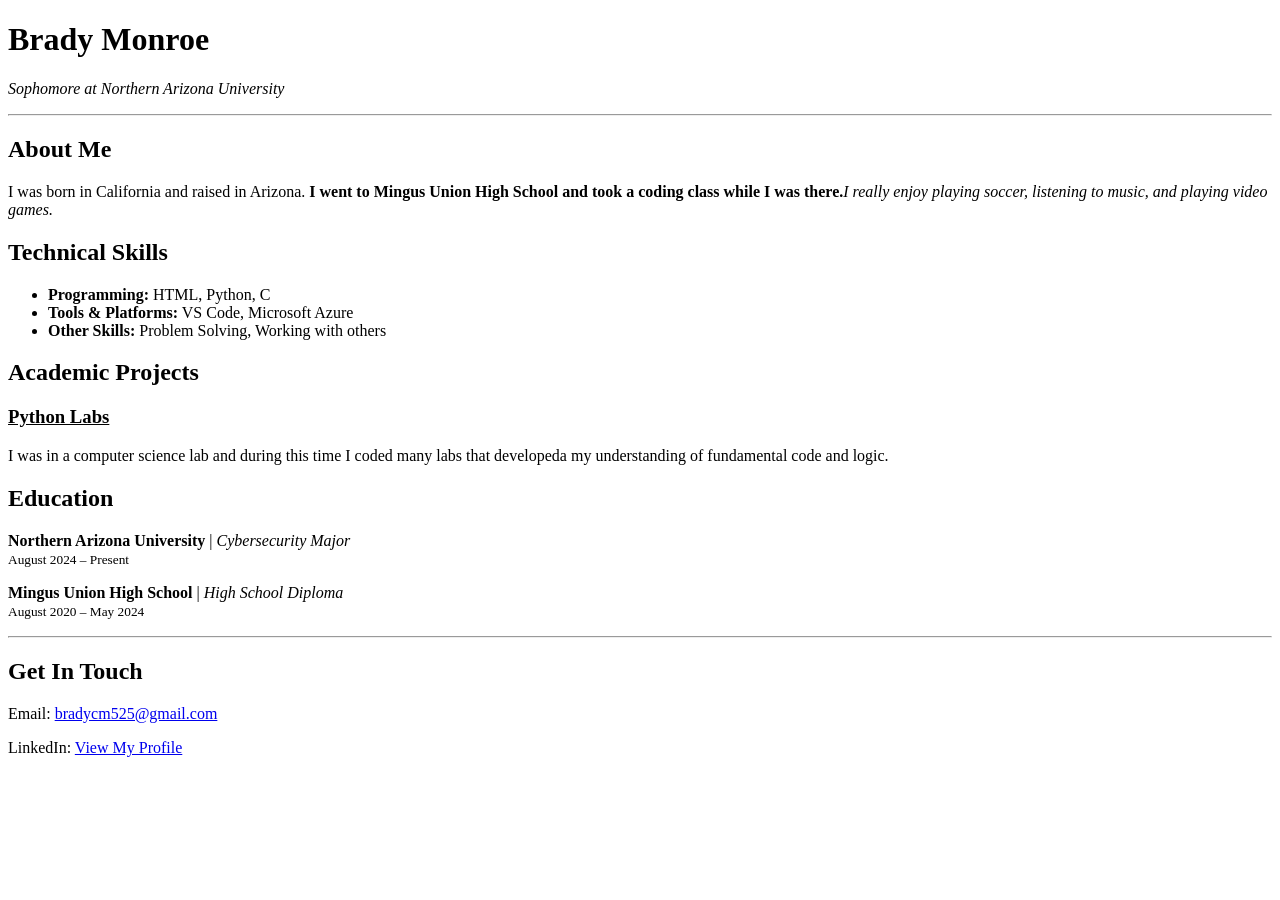
<file: Homework 1/index.html>
<!DOCTYPE html>
<html lang="en">
<head>
    <meta charset="UTF-8">
    <meta name="viewport" content="width=device-width, initial-scale=1.0">
    <title>Brady Monroe | NAU Portfolio</title>
</head>
<body>

    <header>
        <h1>Brady Monroe</h1>
        <p><i>Sophomore at Northern Arizona University</i></p>
    </header>

    <hr>

    <section id="about">
        <h2>About Me</h2>
        <p>
           I was born in California and raised in Arizona. <b>I went to Mingus Union High School and took a coding class while I was there.</b><em>I really enjoy playing soccer, listening to music, and playing video games.</em>
        </p>
    </section>

    <section id="skills">
        <h2>Technical Skills</h2>
        <ul>
            <li><strong>Programming:</strong> HTML, Python, C</li>
            <li><strong>Tools & Platforms:</strong> VS Code, Microsoft Azure</li>
            <li><strong>Other Skills:</strong> Problem Solving, Working with others</li>
        </ul>
    </section>

    <section id="projects">
        <h2>Academic Projects</h2>
        <div>
            <h3><u>Python Labs</u></h3>
            <p>I was in a computer science lab and during this time I coded many labs that developeda my understanding of fundamental code and logic.</p>
        </div>
        </section>

    <section id="experience">
        <h2>Education</h2>
        
        <p><b>Northern Arizona University</b> | <i>Cybersecurity Major</i><br>
        <small>August 2024 – Present</small></p>

        <p><b>Mingus Union High School</b> | <i>High School Diploma</i><br>
        <small>August 2020 – May 2024</small></p>
    </section>

    <footer>
        <hr>
        <h2>Get In Touch</h2>
        <p>Email: <a href="mailto:bradycm525@gmail.com">bradycm525@gmail.com</a></p>
        <p>LinkedIn: <a href="https://www.linkedin.com/in/brady-monroe-696036386/">View My Profile</a></p>
    </footer>

</body>
</html>
</file>
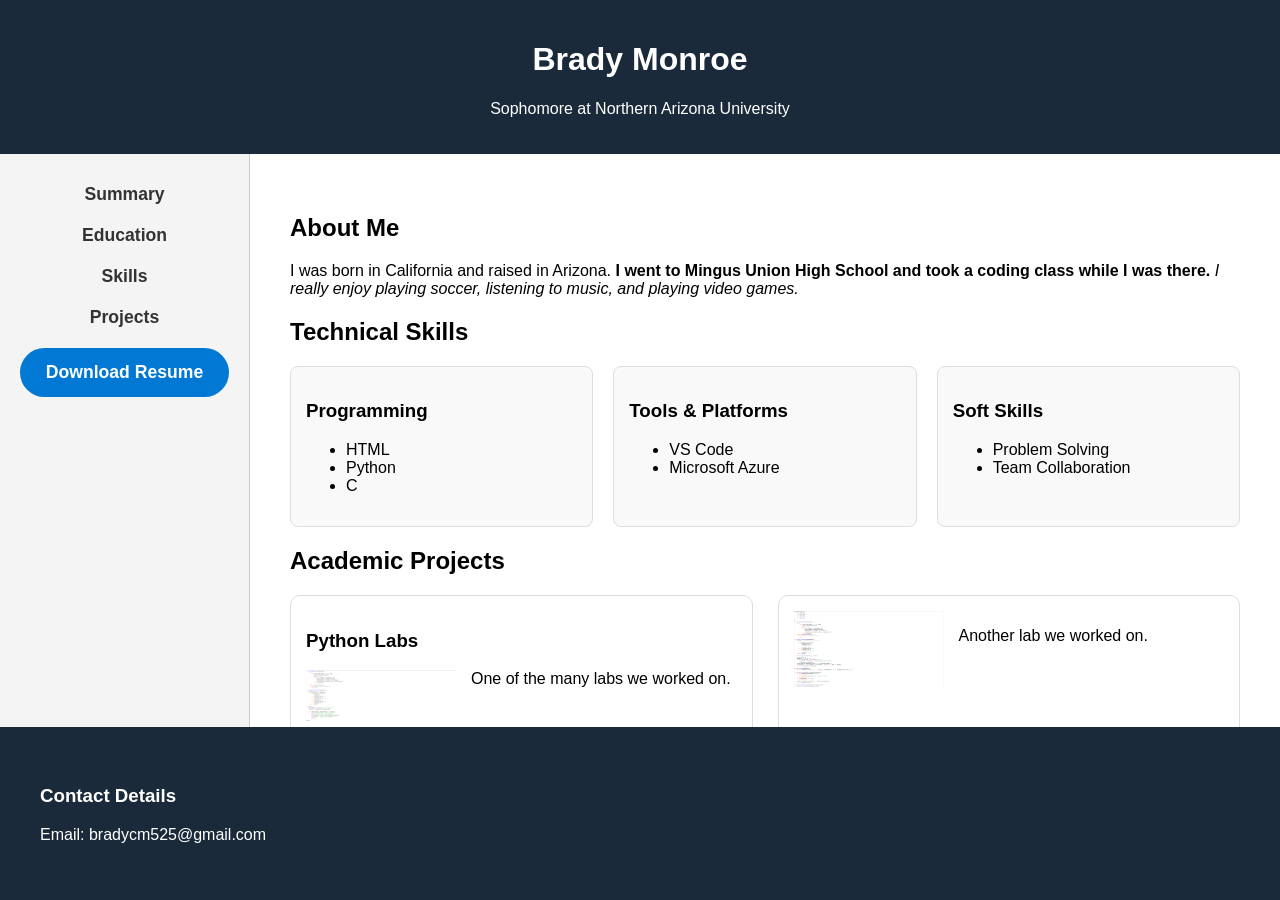
<file: Homework 4/index.html>
<!DOCTYPE html>
<html lang="en">
<head>
    <meta charset="UTF-8">
    <meta name="viewport" content="width=device-width, initial-scale=1.0">
    <title>Brady Monroe | NAU Portfolio</title>
    <style>
        body {
            margin: 0;
            display: grid;
            height: 100vh;
            grid-template-areas: 
                "header header"
                "nav main"
                "footer footer";
            grid-template-columns: 250px 1fr;
            grid-template-rows: auto 1fr auto;
            font-family: 'Segoe UI', Tahoma, Geneva, Verdana, sans-serif;
        }

        header { 
            grid-area: header; 
            background-color: #1a2a3a; 
            color: white; 
            padding: 20px; 
            text-align: center;
            position: sticky;
            top: 0;
            z-index: 1000;
        }

        nav { 
            grid-area: nav; 
            background-color: #f4f4f4; 
            border-right: 1px solid #ccc; 
        }

        .nav-container {
            display: flex;
            flex-direction: column;
            align-items: center;
            padding-top: 30px;
            gap: 20px;
        }

        .nav-container a {
            text-decoration: none;
            color: #333;
            font-weight: 600;
            font-size: 1.1em;
        }

        main { 
            grid-area: main; 
            padding: 40px; 
            overflow-y: auto; 
            background-color: #ffffff;
        }

        .skills-flex-container {
            display: flex;
            flex-wrap: wrap;
            justify-content: space-between;
            gap: 20px;
            margin-top: 20px;
        }

        .skill-card {
            flex: 1;
            min-width: 200px;
            background: #f9f9f9;
            padding: 15px;
            border-radius: 8px;
            transition: transform 0.3s ease, box-shadow 0.3s ease, background-color 0.3s ease;
            border: 1px solid #ddd;
        }

        .skill-card:hover {
            transform: scale(1.05) rotate(1deg);
            background-color: #eef6ff;
            box-shadow: 0 10px 20px rgba(0,0,0,0.1);
            border-radius: 15px;
        }

        .projects-grid {
            display: grid;
            grid-template-columns: repeat(auto-fit, minmax(300px, 1fr));
            grid-gap: 25px;
            margin-top: 20px;
        }

        .project-item {
            border: 1px solid #ddd;
            padding: 15px;
            border-radius: 10px;
            overflow: hidden;
        }

        .project-item img {
            width: 150px;
            float: left;
            margin-right: 15px;
            margin-bottom: 10px;
            transition: opacity 0.4s ease, transform 0.4s ease;
        }

        .project-item img:hover {
            opacity: 0.8;
            transform: scale(1.1);
        }

        .resume-btn {
            display: inline-block;
            background-color: #0078d4;
            color: white !important;
            padding: 12px 24px;
            border-radius: 25px;
            text-decoration: none;
            transition: all 0.3s ease-in-out;
            border: 2px solid transparent;
        }

        .resume-btn:hover {
            background-color: #005a9e;
            border-radius: 5px;
            box-shadow: 0 5px 15px rgba(0,120,212,0.4);
            transform: translateY(-2px);
        }

        @media (max-width: 768px) {
            body {
                grid-template-columns: 1fr;
                grid-template-areas: 
                    "header"
                    "nav"
                    "main"
                    "footer";
            }
            
            .nav-container {
                flex-direction: row;
                justify-content: center;
                padding: 10px;
            }
        }

        @media (max-width: 480px) {
            header h1 { font-size: 1.5rem; }
            
            .nav-container {
                flex-wrap: wrap;
                gap: 10px;
            }

            .project-item img {
                float: none;
                width: 100%;
            }
        }

        footer { 
            grid-area: footer; 
            background-color: #1a2a3a; 
            color: white; 
            padding: 40px; 
            position: relative; 
        }

        table {
            width: 100%;
            border-collapse: collapse;
            margin-top: 20px;
        }

        table th, table td {
            padding: 12px;
            text-align: left;
            border: 1px solid #ddd;
        }
    </style>
</head>
<body>

    <header>
        <h1>Brady Monroe</h1>
        <p>Sophomore at Northern Arizona University</p>
    </header>

    <nav>
        <div class="nav-container">
            <a href="#about">Summary</a>
            <a href="#education-experience">Education</a>
            <a href="#skills">Skills</a>
            <a href="#projects">Projects</a>
            <a href="#" class="resume-btn">Download Resume</a>
        </div>
    </nav>

    <main>
        <section id="about">
            <h2>About Me</h2>
            <p>
                I was born in California and raised in Arizona. <b>I went to Mingus Union High School and took a coding class while I was there.</b> <em>I really enjoy playing soccer, listening to music, and playing video games.</em>
            </p>
        </section>

        <section id="skills">
            <h2>Technical Skills</h2>
            <div class="skills-flex-container">
                <div class="skill-card">
                    <h3>Programming</h3>
                    <ul>
                        <li>HTML</li>
                        <li>Python</li>
                        <li>C</li>
                    </ul>
                </div>
                <div class="skill-card">
                    <h3>Tools & Platforms</h3>
                    <ul>
                        <li>VS Code</li>
                        <li>Microsoft Azure</li>
                    </ul>
                </div>
                <div class="skill-card">
                    <h3>Soft Skills</h3>
                    <ul>
                        <li>Problem Solving</li>
                        <li>Team Collaboration</li>
                    </ul>
                </div>
            </div>
        </section>

        <section id="projects">
            <h2>Academic Projects</h2>
            <div class="projects-grid">
                <div class="project-item">
                    <h3>Python Labs</h3>
                    <img src="pythonlabcode1.png" alt="Python Lab Code  1">
                    <p>One of the many labs we worked on.</p>
                </div>
                <div class="project-item">
                    <img src="pythonlabcode2.png" alt="Python Lab Code  2">
                    <p>Another lab we worked on.</p>
                </div>
            </div>
        </section>

        <section id="education-experience">
            <h2>Education & Experience</h2>
            <table>
                <thead>
                    <tr>
                        <th>Institution/Company</th>
                        <th>Degree/Position</th>
                        <th>Duration</th>
                    </tr>
                </thead>
                <tbody>
                    <tr>
                        <td>Northern Arizona University</td>
                        <td>Cybersecurity Major</td>
                        <td>August 2024 – Present</td>
                    </tr>
                    <tr>
                        <td>Mingus Union High School</td>
                        <td>High School Diploma</td>
                        <td>August 2020 – May 2024</td>
                    </tr>
                </tbody>
            </table>
        </section>
    </main>

    <footer>
        <div class="contact-info">
            <h3>Contact Details</h3>
            <p>Email: bradycm525@gmail.com</p>
        </div>
    </footer>

</body>
</html>
</file>
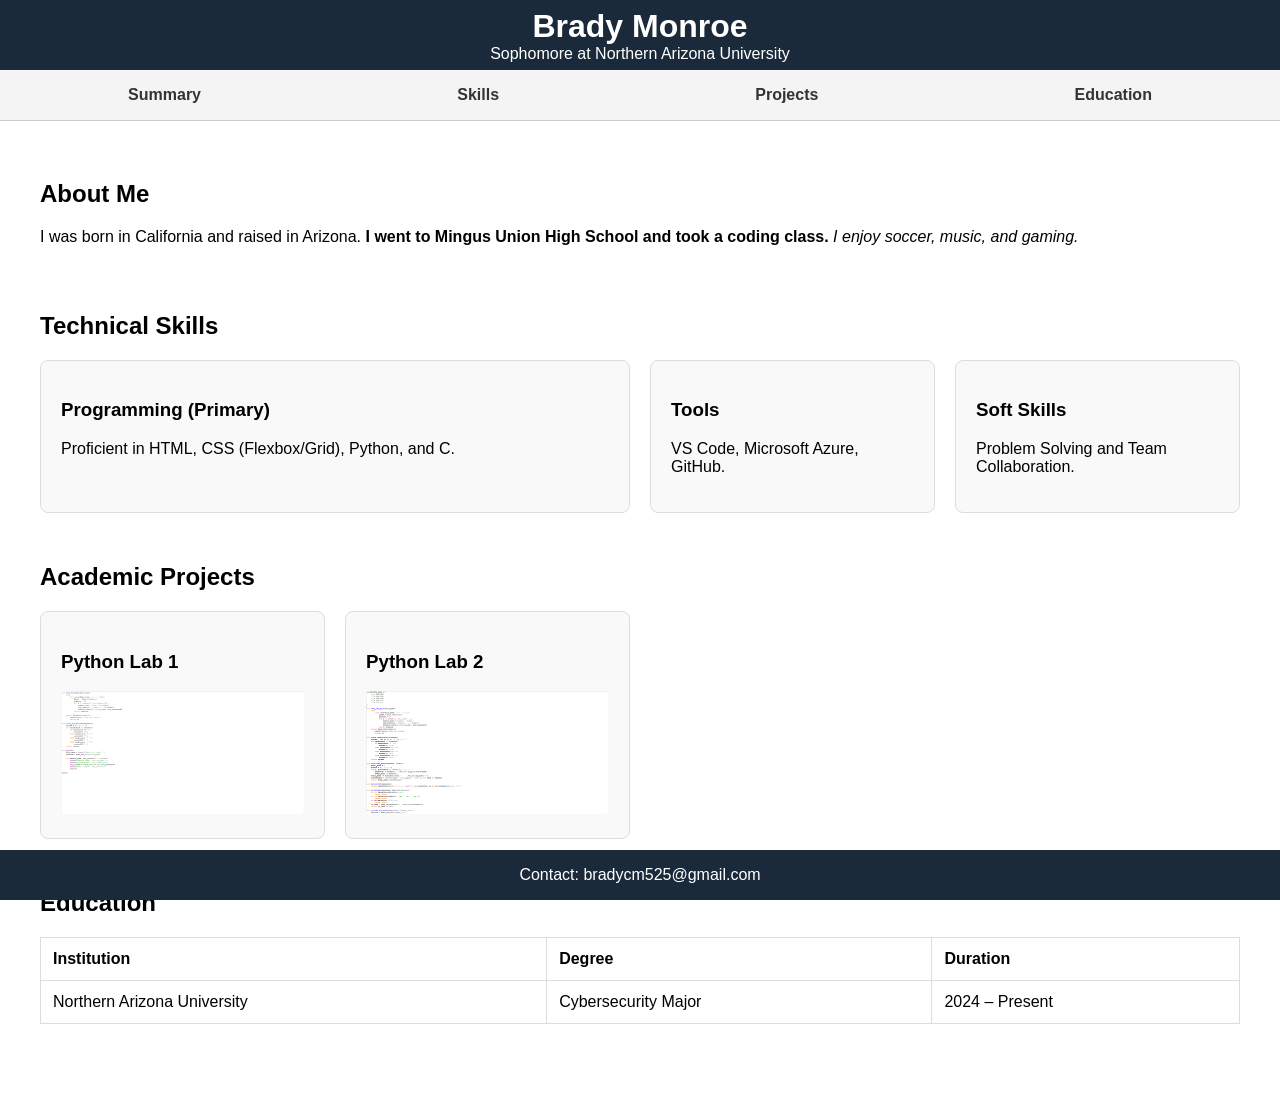
<file: Homework 5/index.html>
<!DOCTYPE html>
<html lang="en">
<head>
    <meta charset="UTF-8">
    <meta name="viewport" content="width=device-width, initial-scale=1.0">
    <title>Brady Monroe | NAU Portfolio</title>
    <link rel="stylesheet" href="styles.css">
</head>
<body>

    <header>
        <h1 style="margin:0;">Brady Monroe</h1>
        <p style="margin:0;">Sophomore at Northern Arizona University</p>
    </header>

    <nav>
        <div class="nav-container">
            <a href="#about">Summary</a>
            <a href="#skills">Skills</a>
            <a href="#projects">Projects</a>
            <a href="#education">Education</a>
        </div>
    </nav>

    <main>
        <section id="about">
            <h2>About Me</h2>
            <p>I was born in California and raised in Arizona. <b>I went to Mingus Union High School and took a coding class.</b> <em>I enjoy soccer, music, and gaming.</em></p>
        </section>

        <section id="skills">
            <h2>Technical Skills</h2>
            <div class="skills-grid">
                <div class="card featured-item">
                    <h3>Programming (Primary)</h3>
                    <p>Proficient in HTML, CSS (Flexbox/Grid), Python, and C.</p>
                </div>
                <div class="card">
                    <h3>Tools</h3>
                    <p>VS Code, Microsoft Azure, GitHub.</p>
                </div>
                <div class="card">
                    <h3>Soft Skills</h3>
                    <p>Problem Solving and Team Collaboration.</p>
                </div>
            </div>
        </section>

        <section id="projects">
            <h2>Academic Projects</h2>
            <div class="projects-grid">
                <div class="card">
                    <h3>Python Lab 1</h3>
                    <img src="pythonlabcode1.png" alt="Python Lab Code 1">
                </div>
                <div class="card">
                    <h3>Python Lab 2</h3>
                    <img src="pythonlabcode2.png" alt="Python Lab Code 2">
                </div>
            </div>
        </section>

        <section id="education">
            <h2>Education</h2>
            <table>
                <thead>
                    <tr>
                        <th>Institution</th>
                        <th>Degree</th>
                        <th>Duration</th>
                    </tr>
                </thead>
                <tbody>
                    <tr>
                        <td>Northern Arizona University</td>
                        <td>Cybersecurity Major</td>
                        <td>2024 – Present</td>
                    </tr>
                </tbody>
            </table>
        </section>
    </main>

    <footer>
        <p>Contact: bradycm525@gmail.com</p>
    </footer>

</body>
</html>
</file>
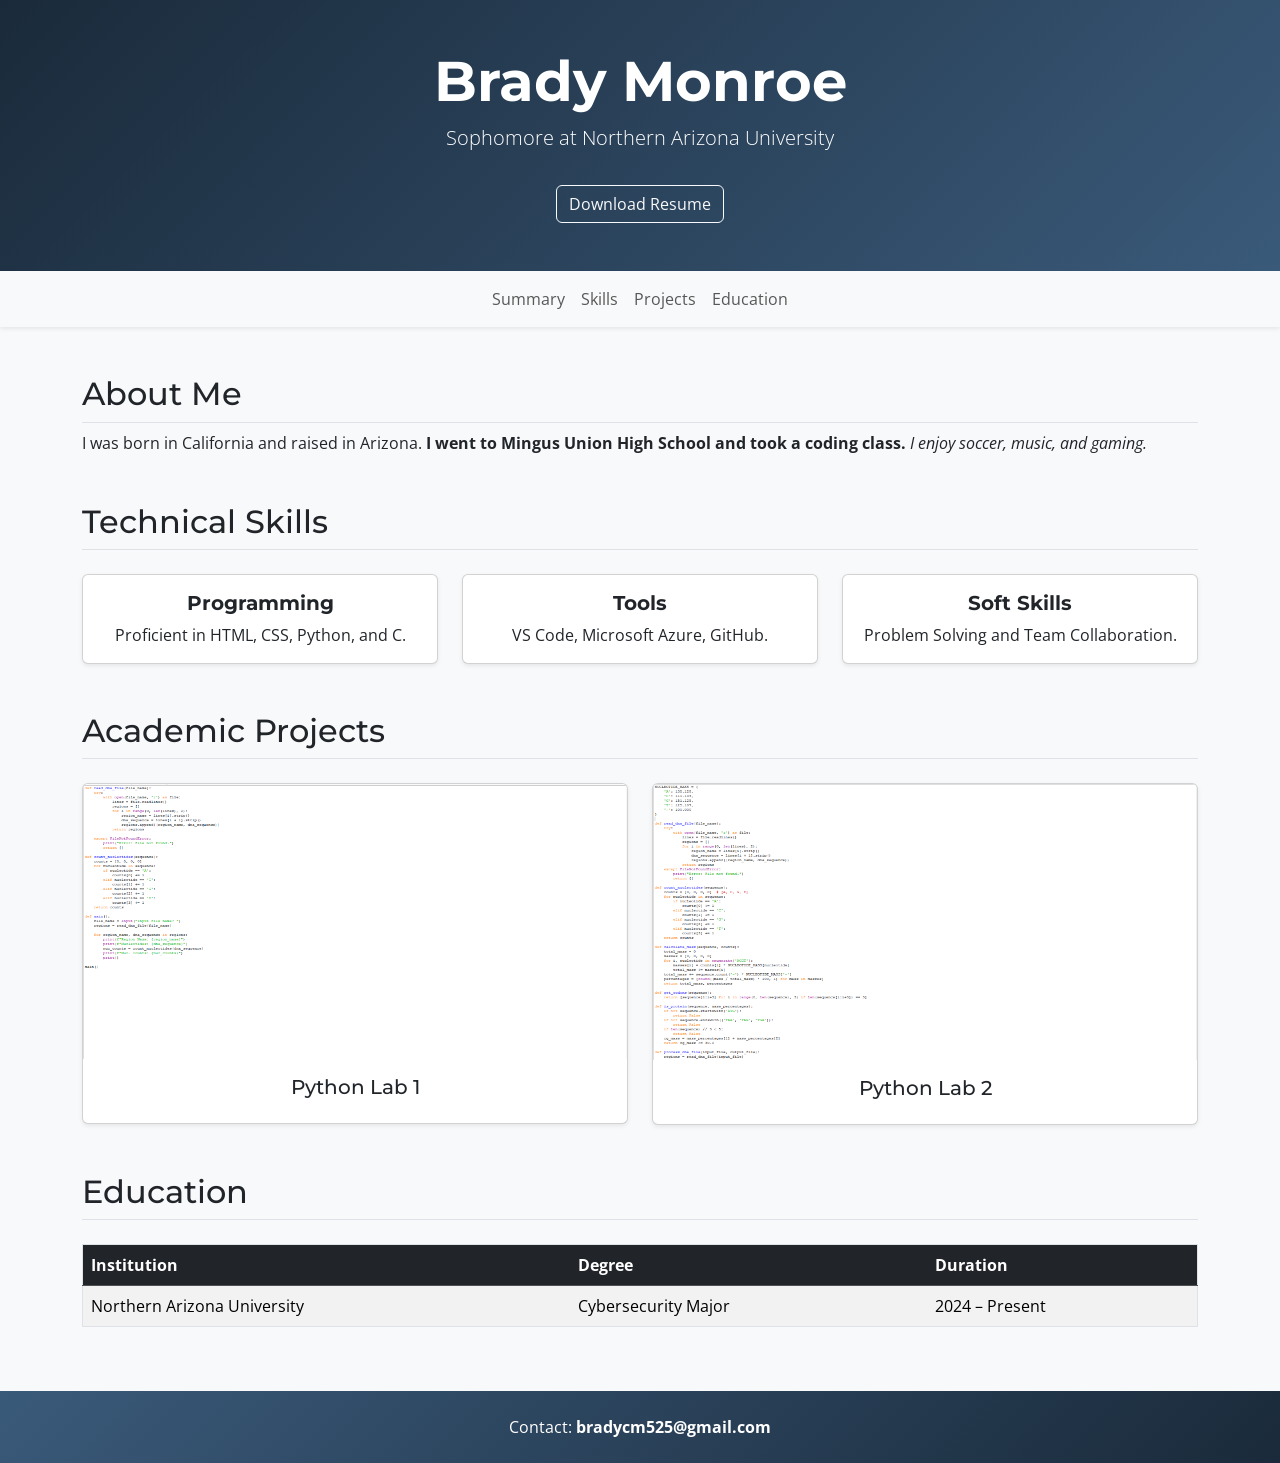
<file: Homework 6/index.html>
<!DOCTYPE html>
<html lang="en">
<head>
    <meta charset="UTF-8">
    <meta name="viewport" content="width=device-width, initial-scale=1.0">
    <title>Brady Monroe | NAU Portfolio</title>
    <link href="https://cdn.jsdelivr.net/npm/bootstrap@5.3.0/dist/css/bootstrap.min.css" rel="stylesheet">
    <link href="https://fonts.googleapis.com/css2?family=Montserrat:wght@700&family=Open+Sans&display=swap" rel="stylesheet">
    <link rel="stylesheet" href="styles.css">
</head>
<body>

    <header class="bg-gradient-header text-white text-center py-5">
        <div class="container">
            <h1 class="display-4 fw-bold">Brady Monroe</h1>
            <p class="lead">Sophomore at Northern Arizona University</p>
            <a href="#" class="btn btn-outline-light mt-3">Download Resume</a>
        </div>
    </header>

    <nav class="navbar navbar-expand-lg navbar-light bg-light sticky-top shadow-sm">
        <div class="container">
            <button class="navbar-toggler" type="button" data-bs-toggle="collapse" data-bs-target="#navbarNav">
                <span class="navbar-toggler-icon"></span>
            </button>
            <div class="collapse navbar-collapse justify-content-center" id="navbarNav">
                <ul class="navbar-nav">
                    <li class="nav-item"><a class="nav-link" href="#about">Summary</a></li>
                    <li class="nav-item"><a class="nav-link" href="#skills">Skills</a></li>
                    <li class="nav-item"><a class="nav-link" href="#projects">Projects</a></li>
                    <li class="nav-item"><a class="nav-link" href="#education">Education</a></li>
                </ul>
            </div>
        </div>
    </nav>

    <main class="container my-5">
        <section id="about" class="mb-5">
            <h2 class="h2 border-bottom pb-2">About Me</h2>
            <p>I was born in California and raised in Arizona. <b>I went to Mingus Union High School and took a coding class.</b> <em>I enjoy soccer, music, and gaming.</em></p>
        </section>

        <section id="skills" class="mb-5">
            <h2 class="h2 border-bottom pb-2 mb-4">Technical Skills</h2>
            <div class="row g-4">
                <div class="col-md-6 col-lg-4">
                    <div class="card h-100 shadow-sm hover-effect">
                        <div class="card-body text-center">
                            <h3 class="h5 card-title fw-bold">Programming</h3>
                            <p class="card-text">Proficient in HTML, CSS, Python, and C.</p>
                        </div>
                    </div>
                </div>
                <div class="col-md-6 col-lg-4">
                    <div class="card h-100 shadow-sm hover-effect">
                        <div class="card-body text-center">
                            <h3 class="h5 card-title fw-bold">Tools</h3>
                            <p class="card-text">VS Code, Microsoft Azure, GitHub.</p>
                        </div>
                    </div>
                </div>
                <div class="col-md-12 col-lg-4">
                    <div class="card h-100 shadow-sm hover-effect">
                        <div class="card-body text-center">
                            <h3 class="h5 card-title fw-bold">Soft Skills</h3>
                            <p class="card-text">Problem Solving and Team Collaboration.</p>
                        </div>
                    </div>
                </div>
            </div>
        </section>

        <section id="projects" class="mb-5">
            <h2 class="h2 border-bottom pb-2 mb-4">Academic Projects</h2>
            <div class="row g-4 text-center">
                <div class="col-md-6">
                    <div class="card shadow-sm hover-effect">
                        <img src="pythonlabcode1.png" class="card-img-top" alt="Python Lab 1">
                        <div class="card-body">
                            <h3 class="h5">Python Lab 1</h3>
                        </div>
                    </div>
                </div>
                <div class="col-md-6">
                    <div class="card shadow-sm hover-effect">
                        <img src="pythonlabcode2.png" class="card-img-top" alt="Python Lab 2">
                        <div class="card-body">
                            <h3 class="h5">Python Lab 2</h3>
                        </div>
                    </div>
                </div>
            </div>
        </section>

        <section id="education" class="mb-5">
            <h2 class="h2 border-bottom pb-2 mb-4">Education</h2>
            <div class="table-responsive">
                <table class="table table-hover table-striped border">
                    <thead class="table-dark">
                        <tr>
                            <th>Institution</th>
                            <th>Degree</th>
                            <th>Duration</th>
                        </tr>
                    </thead>
                    <tbody>
                        <tr>
                            <td>Northern Arizona University</td>
                            <td>Cybersecurity Major</td>
                            <td>2024 – Present</td>
                        </tr>
                    </tbody>
                </table>
            </div>
        </section>
    </main>

    <footer class="bg-gradient-footer text-white py-4 mt-auto">
        <div class="container text-center">
            <p class="mb-0">Contact: <a href="mailto:bradycm525@gmail.com" class="text-white text-decoration-none fw-bold">bradycm525@gmail.com</a></p>
        </div>
    </footer>

    <script src="https://cdn.jsdelivr.net/npm/bootstrap@5.3.0/dist/js/bootstrap.bundle.min.js"></script>
</body>
</html>
</file>
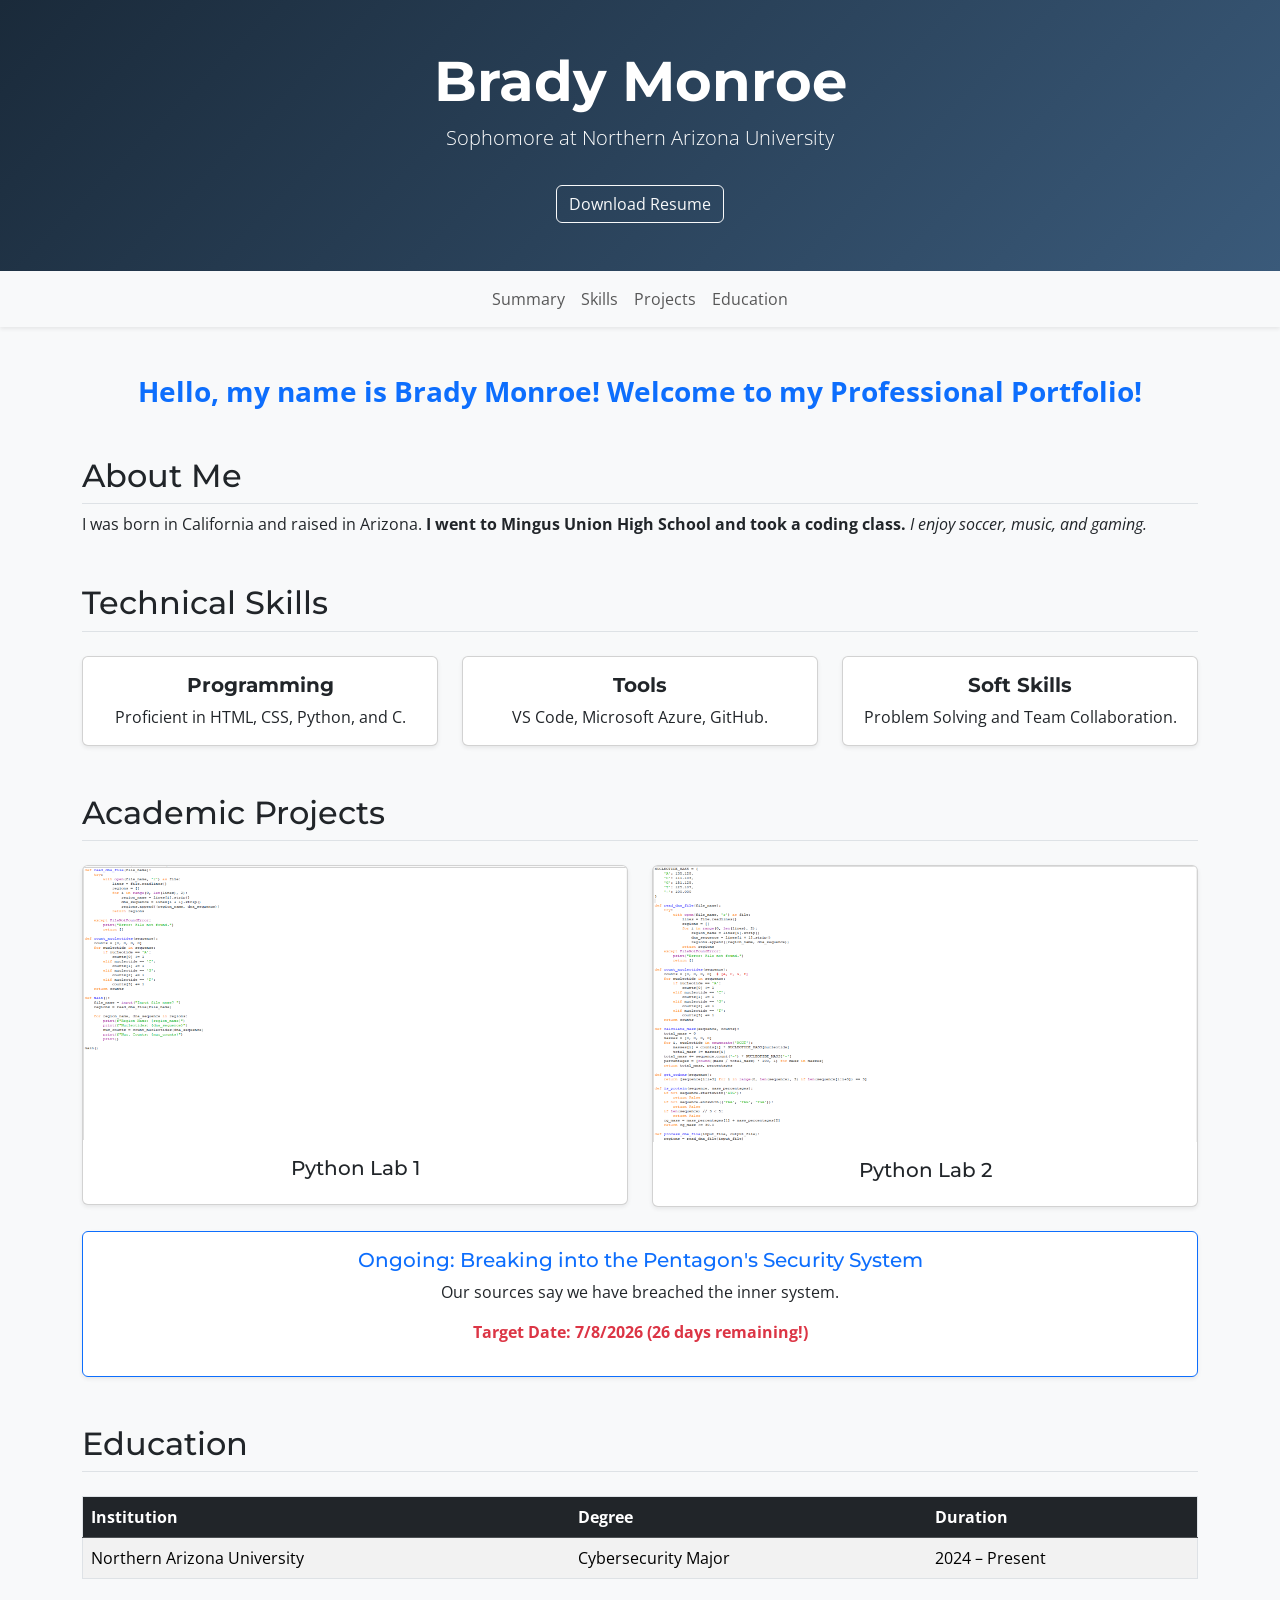
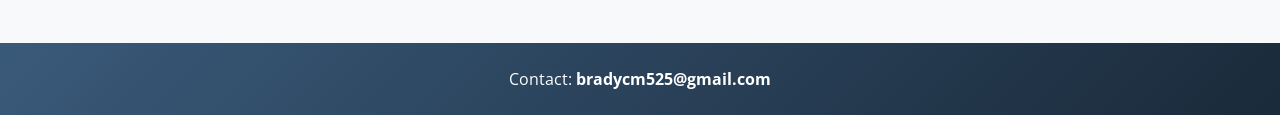
<file: Homework 7/index.html>
<!DOCTYPE html>
<html lang="en">
<head>
    <meta charset="UTF-8">
    <meta name="viewport" content="width=device-width, initial-scale=1.0">
    <title>Brady Monroe | NAU Portfolio</title>
    <link href="https://cdn.jsdelivr.net/npm/bootstrap@5.3.0/dist/css/bootstrap.min.css" rel="stylesheet">
    <link href="https://fonts.googleapis.com/css2?family=Montserrat:wght@700&family=Open+Sans&display=swap" rel="stylesheet">
    <link rel="stylesheet" href="styles.css">
</head>
<body>

    <header class="bg-gradient-header text-white text-center py-5">
        <div class="container">
            <h1 class="display-4 fw-bold">Brady Monroe</h1>
            <p class="lead">Sophomore at Northern Arizona University</p>
            <a href="#" id="downloadBtn" class="btn btn-outline-light mt-3">Download Resume</a>
        </div>
    </header>

    <nav class="navbar navbar-expand-lg navbar-light bg-light sticky-top shadow-sm">
        <div class="container">
            <button class="navbar-toggler" type="button" data-bs-toggle="collapse" data-bs-target="#navbarNav">
                <span class="navbar-toggler-icon"></span>
            </button>
            <div class="collapse navbar-collapse justify-content-center" id="navbarNav">
                <ul class="navbar-nav">
                    <li class="nav-item"><a class="nav-link" href="#about">Summary</a></li>
                    <li class="nav-item"><a class="nav-link" href="#skills">Skills</a></li>
                    <li class="nav-item"><a class="nav-link" href="#projects">Projects</a></li>
                    <li class="nav-item"><a class="nav-link" href="#education">Education</a></li>
                </ul>
            </div>
        </div>
    </nav>

    <main class="container my-5">
        <div id="greeting-container" class="text-center mb-5 h3 text-primary fw-bold"></div>

        <section id="about" class="mb-5">
            <h2 class="h2 border-bottom pb-2">About Me</h2>
            <p>I was born in California and raised in Arizona. <b>I went to Mingus Union High School and took a coding class.</b> <em>I enjoy soccer, music, and gaming.</em></p>
        </section>

        <section id="skills" class="mb-5">
            <h2 class="h2 border-bottom pb-2 mb-4">Technical Skills</h2>
            <div class="row g-4">
                <div class="col-md-6 col-lg-4">
                    <div class="card h-100 shadow-sm hover-effect">
                        <div class="card-body text-center">
                            <h3 class="h5 card-title fw-bold">Programming</h3>
                            <p class="card-text">Proficient in HTML, CSS, Python, and C.</p>
                        </div>
                    </div>
                </div>
                <div class="col-md-6 col-lg-4">
                    <div class="card h-100 shadow-sm hover-effect">
                        <div class="card-body text-center">
                            <h3 class="h5 card-title fw-bold">Tools</h3>
                            <p class="card-text">VS Code, Microsoft Azure, GitHub.</p>
                        </div>
                    </div>
                </div>
                <div class="col-md-12 col-lg-4">
                    <div class="card h-100 shadow-sm hover-effect">
                        <div class="card-body text-center">
                            <h3 class="h5 card-title fw-bold">Soft Skills</h3>
                            <p class="card-text">Problem Solving and Team Collaboration.</p>
                        </div>
                    </div>
                </div>
            </div>
        </section>

        <section id="projects" class="mb-5">
            <h2 class="h2 border-bottom pb-2 mb-4">Academic Projects</h2>
            <div class="row g-4 text-center">
                <div class="col-md-6">
                    <div class="card shadow-sm hover-effect">
                        <img src="pythonlabcode1.png" class="card-img-top" alt="Python Lab 1">
                        <div class="card-body">
                            <h3 class="h5">Python Lab 1</h3>
                        </div>
                    </div>
                </div>
                <div class="col-md-6">
                    <div class="card shadow-sm hover-effect">
                        <img src="pythonlabcode2.png" class="card-img-top" alt="Python Lab 2">
                        <div class="card-body">
                            <h3 class="h5">Python Lab 2</h3>
                        </div>
                    </div>
                </div>
                
                <div class="col-md-12">
                    <div class="card shadow-sm border-primary">
                        <div class="card-body">
                            <h3 class="h5 text-primary">Ongoing: Breaking into the Pentagon's Security System</h3>
                            <p class="card-text">Our sources say we have breached the inner system.</p>
                            <p id="deadline-info" class="fw-bold text-danger">Target Date: 7/8/2026</p>
                        </div>
                    </div>
                </div>
            </div>
        </section>

        <section id="education" class="mb-5">
            <h2 class="h2 border-bottom pb-2 mb-4">Education</h2>
            <div class="table-responsive">
                <table class="table table-hover table-striped border">
                    <thead class="table-dark">
                        <tr>
                            <th>Institution</th>
                            <th>Degree</th>
                            <th>Duration</th>
                        </tr>
                    </thead>
                    <tbody>
                        <tr>
                            <td>Northern Arizona University</td>
                            <td>Cybersecurity Major</td>
                            <td>2024 – Present</td>
                        </tr>
                    </tbody>
                </table>
            </div>
        </section>
    </main>

    <footer class="bg-gradient-footer text-white py-4 mt-auto">
        <div class="container text-center">
            <p class="mb-0">Contact: <a href="mailto:bradycm525@gmail.com" class="text-white text-decoration-none fw-bold">bradycm525@gmail.com</a></p>
        </div>
    </footer>

    <script src="https://cdn.jsdelivr.net/npm/bootstrap@5.3.0/dist/js/bootstrap.bundle.min.js"></script>
    <script src="app.js"></script>
</body>
</html>
</file>
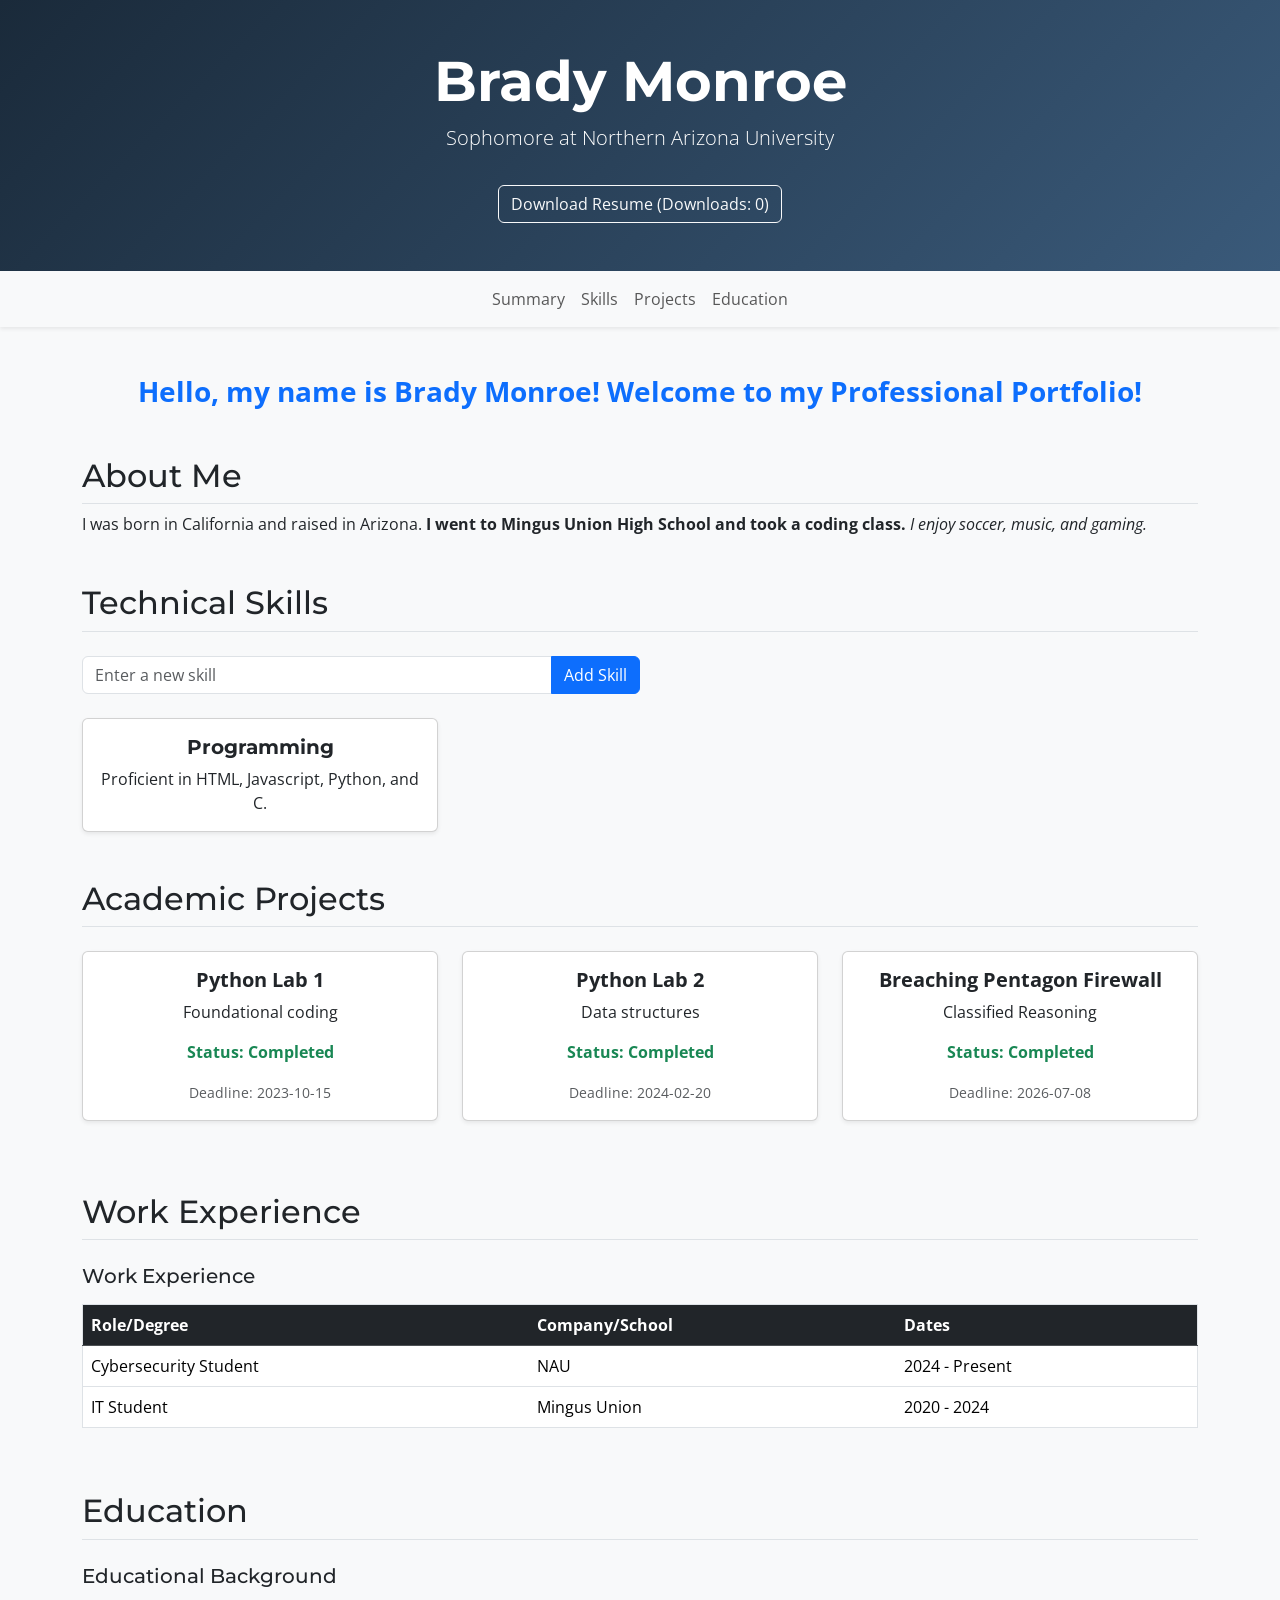
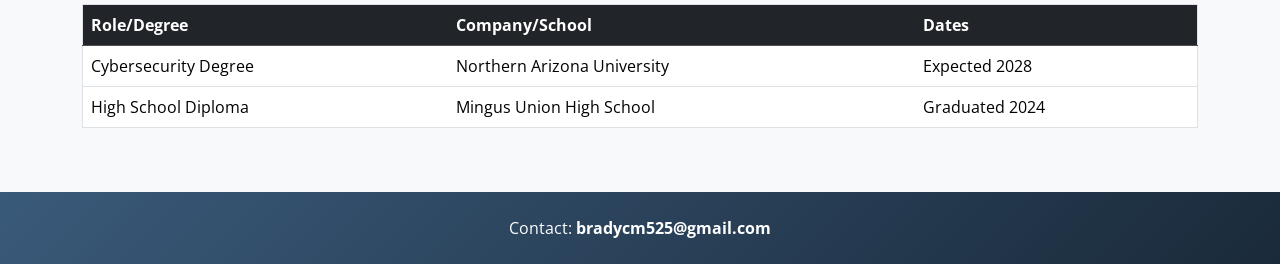
<file: Homework 8/index.html>
<!DOCTYPE html>
<html lang="en">
<head>
    <meta charset="UTF-8">
    <meta name="viewport" content="width=device-width, initial-scale=1.0">
    <title>Brady Monroe | NAU Portfolio</title>
    <link href="https://cdn.jsdelivr.net/npm/bootstrap@5.3.0/dist/css/bootstrap.min.css" rel="stylesheet">
    <link href="https://fonts.googleapis.com/css2?family=Montserrat:wght@700&family=Open+Sans&display=swap" rel="stylesheet">
    <link rel="stylesheet" href="styles.css">
</head>
<body>

    <header class="bg-gradient-header text-white text-center py-5">
        <div class="container">
            <h1 class="display-4 fw-bold">Brady Monroe</h1>
            <p class="lead">Sophomore at Northern Arizona University</p>
            <a href="#" id="downloadBtn" class="btn btn-outline-light mt-3">
                Download Resume (Downloads: <span id="downloadCount">0</span>)
            </a>
        </div>
    </header>

    <nav class="navbar navbar-expand-lg navbar-light bg-light sticky-top shadow-sm">
        <div class="container">
            <button class="navbar-toggler" type="button" data-bs-toggle="collapse" data-bs-target="#navbarNav">
                <span class="navbar-toggler-icon"></span>
            </button>
            <div class="collapse navbar-collapse justify-content-center" id="navbarNav">
                <ul class="navbar-nav">
                    <li class="nav-item"><a class="nav-link" href="#about">Summary</a></li>
                    <li class="nav-item"><a class="nav-link" href="#skills">Skills</a></li>
                    <li class="nav-item"><a class="nav-link" href="#projects">Projects</a></li>
                    <li class="nav-item"><a class="nav-link" href="#education">Education</a></li>
                </ul>
            </div>
        </div>
    </nav>

    <main class="container my-5">
        <div id="greeting-container" class="text-center mb-5 h3 text-primary fw-bold"></div>

        <section id="about" class="mb-5">
            <h2 class="h2 border-bottom pb-2">About Me</h2>
            <p>I was born in California and raised in Arizona. <b>I went to Mingus Union High School and took a coding class.</b> <em>I enjoy soccer, music, and gaming.</em></p>
        </section>

        <section id="skills" class="mb-5">
            <h2 class="h2 border-bottom pb-2 mb-4">Technical Skills</h2>
            <div class="input-group mb-4 w-50">
                <input type="text" id="skillInput" class="form-control" placeholder="Enter a new skill ">
                <button id="addSkillBtn" class="btn btn-primary">Add Skill</button>
            </div>
            
            <div id="skills-list" class="row g-4">
                <div class="col-md-6 col-lg-4">
                    <div class="card h-100 shadow-sm">
                        <div class="card-body text-center">
                            <h3 class="h5 card-title fw-bold">Programming</h3>
                            <p class="card-text">Proficient in HTML, Javascript, Python, and C.</p>
                        </div>
                    </div>
                </div>
            </div>
        </section>

        <section id="projects" class="mb-5">
            <h2 class="h2 border-bottom pb-2 mb-4">Academic Projects</h2>
            <div id="projects-container" class="row g-4 text-center"></div>
        </section>

        <section id="experience" class="mb-5">
            <h2 class="h2 border-bottom pb-2 mb-4">Work Experience</h2>
            <div id="experience-table-wrapper" class="table-responsive"></div>
        </section>

        <section id="education" class="mb-5">
            <h2 class="h2 border-bottom pb-2 mb-4">Education</h2>
            <div id="education-table-wrapper" class="table-responsive"></div>
        </section>
    </main>

    <footer class="bg-gradient-footer text-white py-4 mt-auto">
        <div class="container text-center">
            <p class="mb-0">Contact: <a href="mailto:bradycm525@gmail.com" class="text-white text-decoration-none fw-bold">bradycm525@gmail.com</a></p>
        </div>
    </footer>

    <script src="https://cdn.jsdelivr.net/npm/bootstrap@5.3.0/dist/js/bootstrap.bundle.min.js"></script>
    <script src="app.js"></script>
</body>
</html>
</file>
<file: Homework 5/styles.css>
body {
    margin: 0;
    font-family: 'Segoe UI', Tahoma, Geneva, Verdana, sans-serif;
    display: flex;
    flex-direction: column;
    min-height: 100vh;
}

header { 
    position: fixed;
    top: 0;
    width: 100%;
    height: 70px;
    background-color: #1a2a3a; 
    color: white; 
    display: flex;
    flex-direction: column;
    justify-content: center;
    align-items: center;
    z-index: 1000;
    flex-shrink: 0; 
}

nav { 
    position: fixed;
    top: 70px;
    width: 100%;
    background-color: #f4f4f4; 
    border-bottom: 1px solid #ccc;
    z-index: 999;
}

.nav-container {
    display: flex;
    justify-content: space-around;
    align-items: center;
    height: 50px;
}

.nav-container a {
    flex-grow: 1;
    text-align: center;
    text-decoration: none;
    color: #333;
    font-weight: 600;
}

main { 
    margin-top: 140px; 
    margin-bottom: 60px;
    padding: 20px 40px; 
    display: flex;
    flex-direction: column;
    flex-grow: 1;
    flex-shrink: 1;
    gap: 30px;
}

.skills-grid, .projects-grid {
    display: grid;
    grid-template-columns: repeat(auto-fill, minmax(280px, 1fr));
    gap: 20px;
}

.featured-item {
    grid-column: span 2;
    background-color: #f0f7ff;
}

.card {
    background: #f9f9f9;
    padding: 20px;
    border-radius: 8px;
    border: 1px solid #ddd;
}

.card img {
    width: 100%;
    height: auto;
    border-radius: 4px;
}

footer { 
    position: fixed;
    bottom: 0;
    width: 100%;
    background-color: #1a2a3a; 
    color: white; 
    height: 50px;
    display: flex;
    justify-content: center;
    align-items: center;
    flex-shrink: 0;
}

table {
    width: 100%;
    border-collapse: collapse;
}

table th, table td {
    padding: 12px;
    text-align: left;
    border: 1px solid #ddd;
}

@media (max-width: 768px) {
    .featured-item { grid-column: span 1; }
}
</file>
<file: Homework 6/styles.css>
body {
    font-family: 'Open Sans', sans-serif;
    background-color: #f8f9fa;
}

h1, h2, h3 {
    font-family: 'Montserrat', sans-serif;
}


.bg-gradient-header {
    background: linear-gradient(135deg, #1a2a3a 0%, #3a5a7a 100%);
}

.bg-gradient-footer {
    background: linear-gradient(135deg, #3a5a7a 0%, #1a2a3a 100%);
}


.hover-effect {
    transition: transform 0.3s ease, box-shadow 0.3s ease;
}

.hover-effect:hover {
    transform: translateY(-5px);
    box-shadow: 0 10px 20px rgba(0,0,0,0.15) !important;
}


.nav-link {
    transition: color 0.2s ease;
}

.nav-link:hover {
    color: #1a2a3a !important;
}


html {
    scroll-behavior: smooth;
}
</file>
<file: Homework 7/styles.css>
body {
    font-family: 'Open Sans', sans-serif;
    background-color: #f8f9fa;
}

h1, h2, h3 {
    font-family: 'Montserrat', sans-serif;
}


.bg-gradient-header {
    background: linear-gradient(135deg, #1a2a3a 0%, #3a5a7a 100%);
}

.bg-gradient-footer {
    background: linear-gradient(135deg, #3a5a7a 0%, #1a2a3a 100%);
}


.hover-effect {
    transition: transform 0.3s ease, box-shadow 0.3s ease;
}

.hover-effect:hover {
    transform: translateY(-5px);
    box-shadow: 0 10px 20px rgba(0,0,0,0.15) !important;
}


.nav-link {
    transition: color 0.2s ease;
}

.nav-link:hover {
    color: #1a2a3a !important;
}


html {
    scroll-behavior: smooth;
}
</file>
<file: Homework 8/styles.css>
body {
    font-family: 'Open Sans', sans-serif;
    background-color: #f8f9fa;
}

h1, h2, h3 {
    font-family: 'Montserrat', sans-serif;
}


.bg-gradient-header {
    background: linear-gradient(135deg, #1a2a3a 0%, #3a5a7a 100%);
}

.bg-gradient-footer {
    background: linear-gradient(135deg, #3a5a7a 0%, #1a2a3a 100%);
}


.hover-effect {
    transition: transform 0.3s ease, box-shadow 0.3s ease;
}

.hover-effect:hover {
    transform: translateY(-5px);
    box-shadow: 0 10px 20px rgba(0,0,0,0.15) !important;
}


.nav-link {
    transition: color 0.2s ease;
}

.nav-link:hover {
    color: #1a2a3a !important;
}


html {
    scroll-behavior: smooth;
}
</file>
